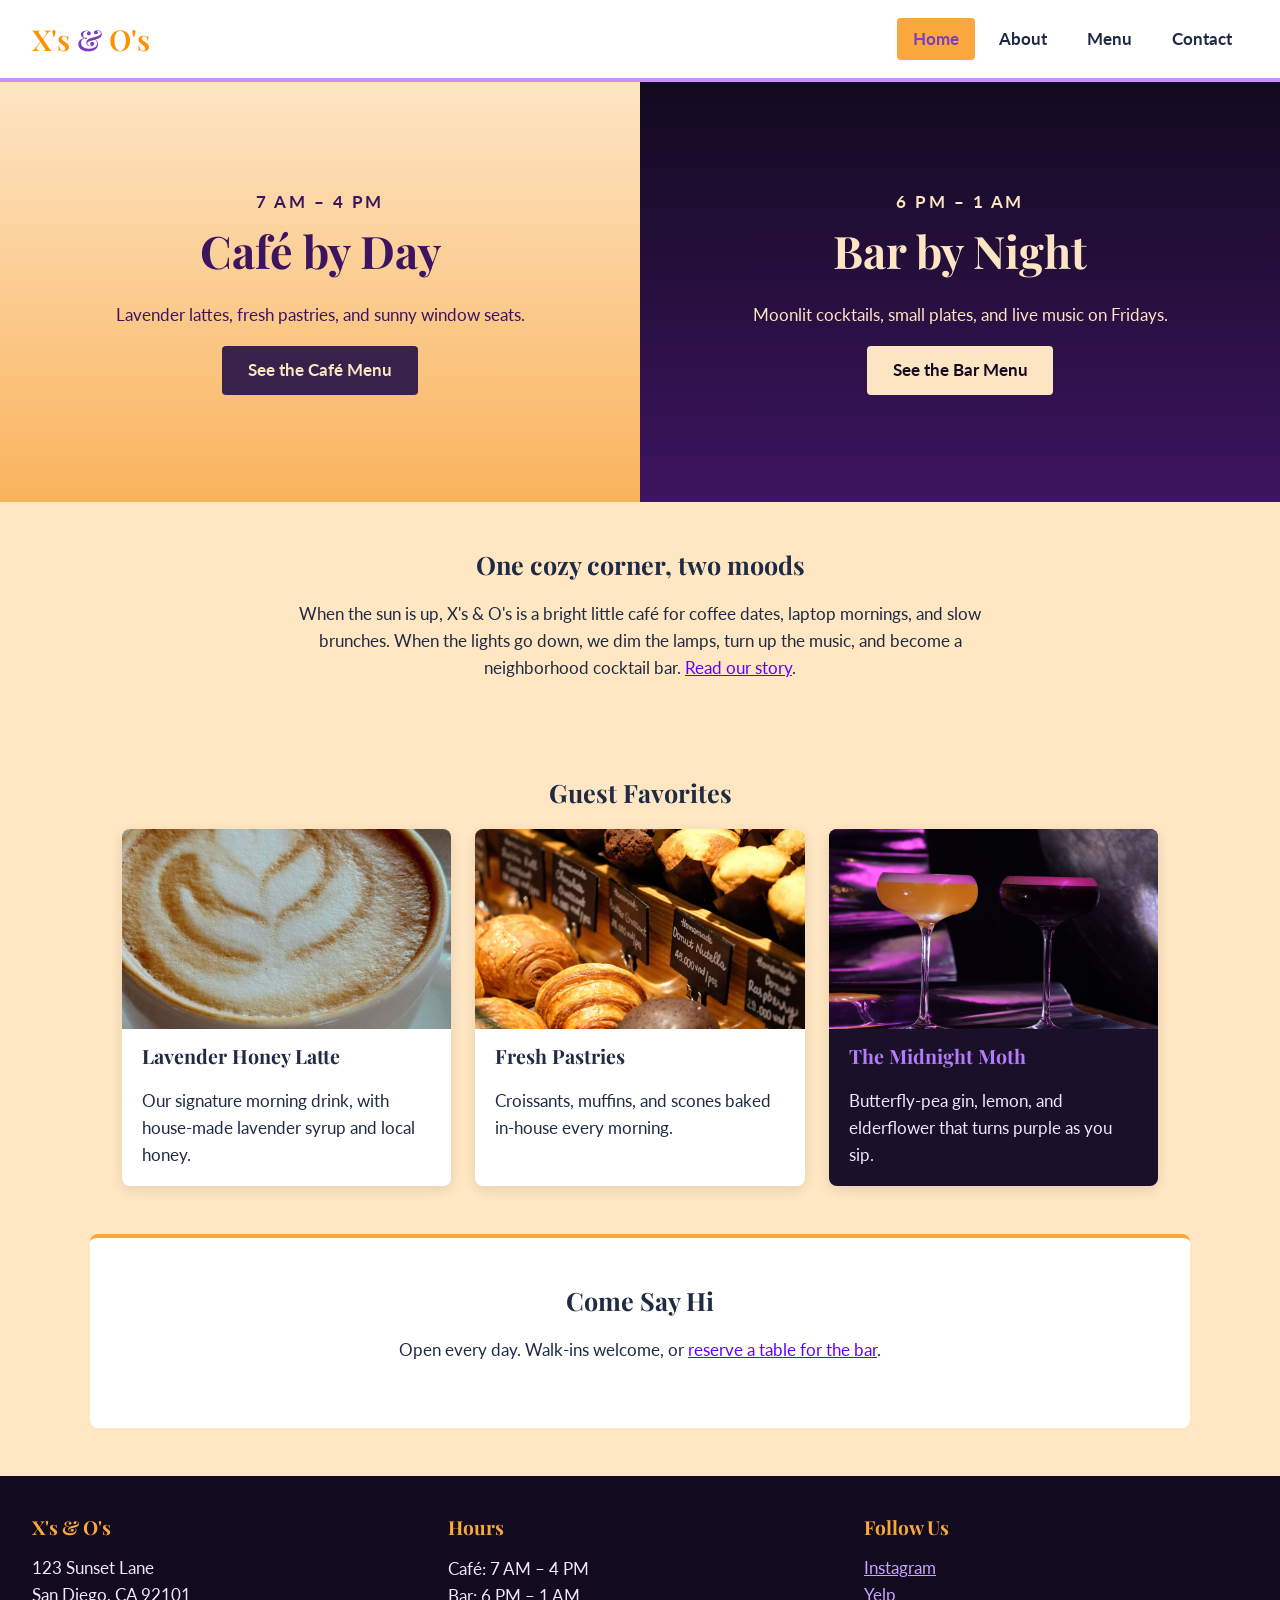
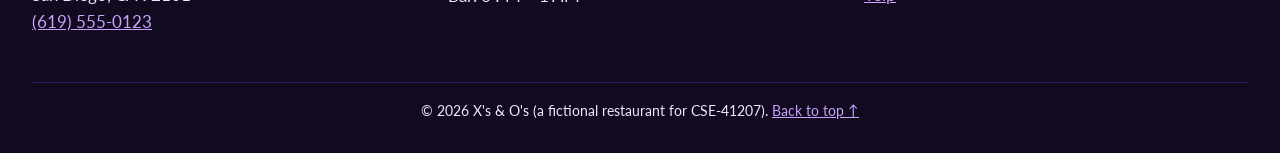
<file: index.html>
<!DOCTYPE html>
<html lang="en">
<head>
    <meta charset="UTF-8">
    <meta name="viewport" content="width=device-width, initial-scale=1.0">
    <title>X's &amp; O's | Café by Day! Bar by Night!</title>
    <link rel="preconnect" href="https://fonts.googleapis.com">
    <link href="https://fonts.googleapis.com/css2?family=Playfair+Display:wght@500;700&family=Lato:wght@400;700&display=swap" rel="stylesheet">
    <link rel="stylesheet" href="styles.css">
</head>
<body id="top">
        <header class="site-header">
        <a class="logo" href="index.html">X's <span>&amp;</span> O's</a>
        <nav aria-label="Main navigation">
            <ul class="nav-list">
                <li><a href="index.html" aria-current="page">Home</a></li>
                <li><a href="about.html">About</a></li>
                <li><a href="menu.html">Menu</a></li>
                <li><a href="contact.html">Contact</a></li>
            </ul>
        </nav>
    </header>
        <main id="main-content">

        <section class="hero" aria-label="Café by day, bar by night">
            <div class="hero-half day">
                <p class="hero-time">7 AM &ndash; 4 PM</p>
                <h1>Café by Day</h1>
                <p>Lavender lattes, fresh pastries, and sunny window seats.</p>
                <a class="button" href="menu.html#day-menu">See the Café Menu</a>
            </div>
            <div class="hero-half night">
                <p class="hero-time">6 PM &ndash; 1 AM</p>
                <h2>Bar by Night</h2>
                <p>Moonlit cocktails, small plates, and live music on Fridays.</p>
                <a class="button" href="menu.html#night-menu">See the Bar Menu</a>
            </div>
        </section>
        
        <section class="intro">
            <h2>One cozy corner, two moods</h2>
            <p>
                When the sun is up, X's &amp; O's is a bright little café for
                coffee dates, laptop mornings, and slow brunches. When the lights go
                down, we dim the lamps, turn up the music, and become a neighborhood
                cocktail bar. <a href="about.html">Read our story</a>.
            </p>
        </section>
        
        <section class="highlights">
            <h2>Guest Favorites</h2>
            <div class="card-row">
                <article class="card">
                    <img src="latte.jpg" alt="A lavender latte with foam art in a blue mug">
                    <h3>Lavender Honey Latte</h3>
                    <p>Our signature morning drink, with house-made lavender syrup and local honey.</p>
                </article>
                <article class="card">
                    <img src="pastries.jpg" alt="A tray of croissants and blueberry muffins">
                    <h3>Fresh Pastries</h3>
                    <p>Croissants, muffins, and scones baked in-house every morning.</p>
                </article>
                <article class="card card-night">
                    <img src="cocktail.jpg" alt="A purple cocktail in a coupe glass with a flower garnish">
                    <h3>The Midnight Moth</h3>
                    <p>Butterfly-pea gin, lemon, and elderflower that turns purple as you sip.</p>
                </article>
            </div>
        </section>
        
        <section class="visit">
            <h2>Come Say Hi</h2>
            <p>Open every day. Walk-ins welcome, or <a href="contact.html">reserve a table for the bar</a>.</p>
        </section>

    </main>
    
    <footer class="site-footer">
        <div class="footer-col">
            <h2>X's &amp; O's</h2>
            <address>
                123 Sunset Lane<br>
                San Diego, CA 92101<br>
                <a href="tel:+16195550123">(619) 555-0123</a>
            </address>
        </div>
        <div class="footer-col">
            <h2>Hours</h2>
            <p>Café: 7 AM &ndash; 4 PM<br>Bar: 6 PM &ndash; 1 AM</p>
        </div>
        <div class="footer-col">
            <h2>Follow Us</h2>
            <ul class="footer-links">
                <li><a href="https://www.instagram.com" target="_blank" rel="noopener">Instagram</a></li>
                <li><a href="https://www.yelp.com" target="_blank" rel="noopener">Yelp</a></li>
            </ul>
        </div>
        <p class="footer-bottom">
            &copy; 2026 X's &amp; O's (a fictional restaurant for CSE-41207).
            <a href="#top">Back to top &uarr;</a>
        </p>
    </footer>

    

</body>
</html>
</file>
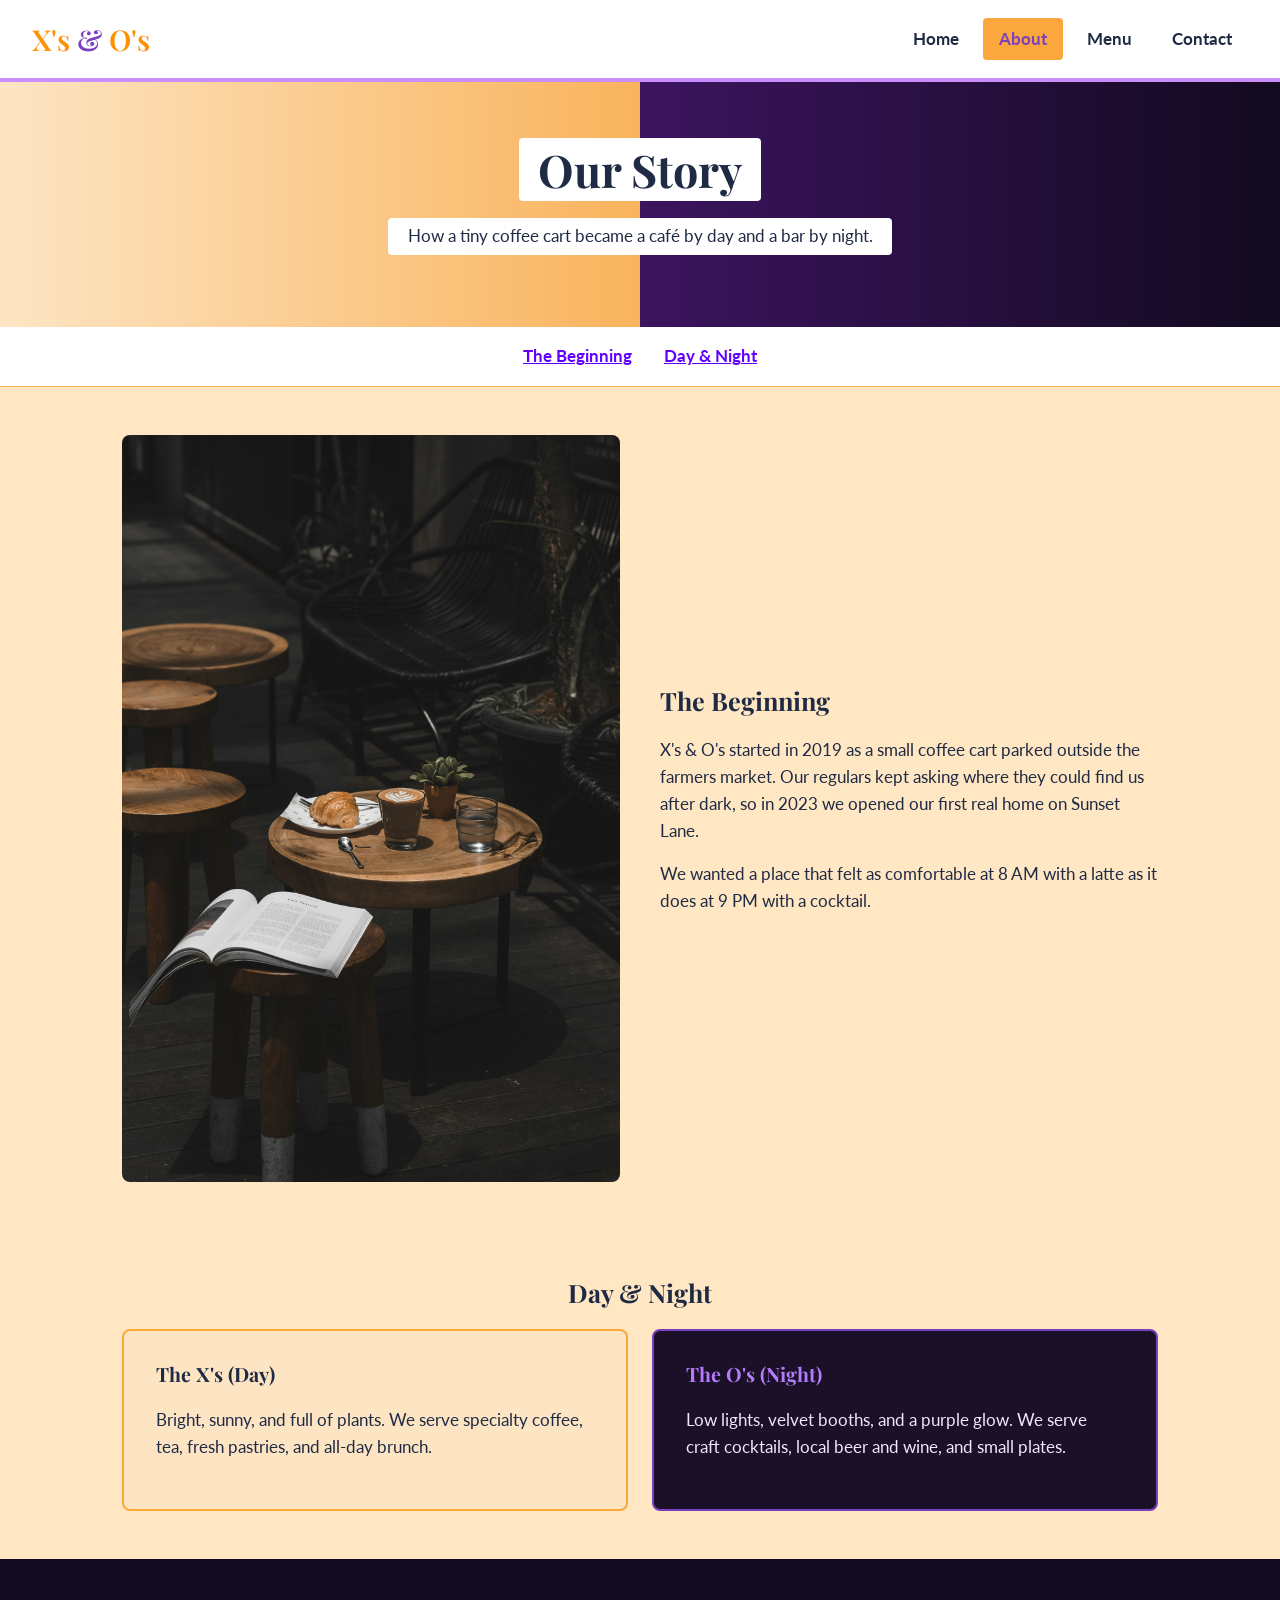
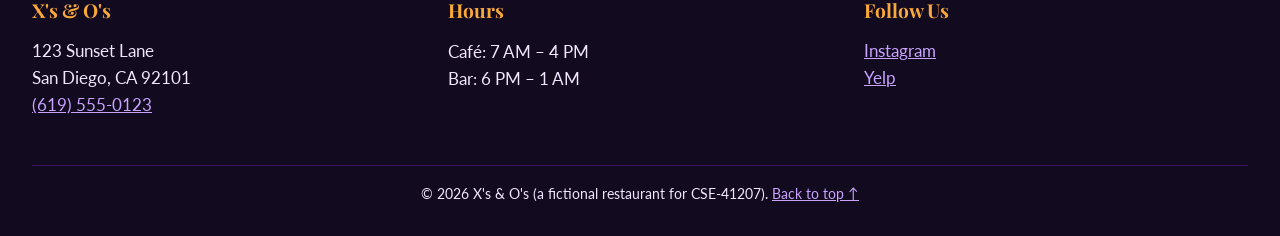
<file: about.html>
<!DOCTYPE html>
<html lang="en">
<head>
    <meta charset="UTF-8">
    <meta name="viewport" content="width=device-width, initial-scale=1.0">
    <title>About | X's &amp; O's</title>
    <link rel="preconnect" href="https://fonts.googleapis.com">
    <link href="https://fonts.googleapis.com/css2?family=Playfair+Display:wght@500;700&family=Lato:wght@400;700&display=swap" rel="stylesheet">
    <link rel="stylesheet" href="styles.css">
</head>
<body id="top">
        <header class="site-header">
        <a class="logo" href="index.html">X's <span>&amp;</span> O's</a>
        <nav aria-label="Main navigation">
            <ul class="nav-list">
                <li><a href="index.html">Home</a></li>
                <li><a href="about.html" aria-current="page">About</a></li>
                <li><a href="menu.html">Menu</a></li>
                <li><a href="contact.html">Contact</a></li>
            </ul>
        </nav>
    </header>
    <main id="main-content">
        <section class="page-banner">
            <h1>Our Story</h1>
            <p>How a tiny coffee cart became a café by day and a bar by night.</p>
        </section>

        <nav class="page-links" aria-label="On this page">
            <ul>
                <li><a href="#beginning">The Beginning</a></li>
                <li><a href="#day-and-night">Day &amp; Night</a></li>
            </ul>
        </nav>
        
        <section id="beginning" class="split">
            <img src="vibe.jpg" alt="The inside of the café with warm lighting, plants, and wooden tables">
            <div>
                <h2>The Beginning</h2>
                <p>
                    X's &amp; O's started in 2019 as a small coffee cart parked
                    outside the farmers market. Our regulars kept asking where they could
                    find us after dark, so in 2023 we opened our first real home on
                    Sunset Lane.
                </p>
                <p>
                    We wanted a place that felt as comfortable at 8 AM with a latte as it
                    does at 9 PM with a cocktail.
                </p>
            </div>
        </section>

        <section id="day-and-night" class="mood-compare">
            <h2>Day &amp; Night</h2>
            <div class="mood-row">
                <article class="mood day">
                    <h3>The X's (Day)</h3>
                    <p>Bright, sunny, and full of plants. We serve specialty coffee, tea, fresh pastries, and all-day brunch.</p>
                </article>
                <article class="mood night">
                    <h3>The O's (Night)</h3>
                    <p>Low lights, velvet booths, and a purple glow. We serve craft cocktails, local beer and wine, and small plates.</p>
                </article>
            </div>
        </section>

    </main>
    
    <footer class="site-footer">
        <div class="footer-col">
            <h2>X's &amp; O's</h2>
            <address>
                123 Sunset Lane<br>
                San Diego, CA 92101<br>
                <a href="tel:+16195550123">(619) 555-0123</a>
            </address>
        </div>
        <div class="footer-col">
            <h2>Hours</h2>
            <p>Café: 7 AM &ndash; 4 PM<br>Bar: 6 PM &ndash; 1 AM</p>
        </div>
        <div class="footer-col">
            <h2>Follow Us</h2>
            <ul class="footer-links">
                <li><a href="https://www.instagram.com" target="_blank" rel="noopener">Instagram</a></li>
                <li><a href="https://www.yelp.com" target="_blank" rel="noopener">Yelp</a></li>
            </ul>
        </div>
        <p class="footer-bottom">
            &copy; 2026 X's &amp; O's (a fictional restaurant for CSE-41207).
            <a href="#top">Back to top &uarr;</a>
        </p>
    </footer>

    

</body>
</html>
</file>
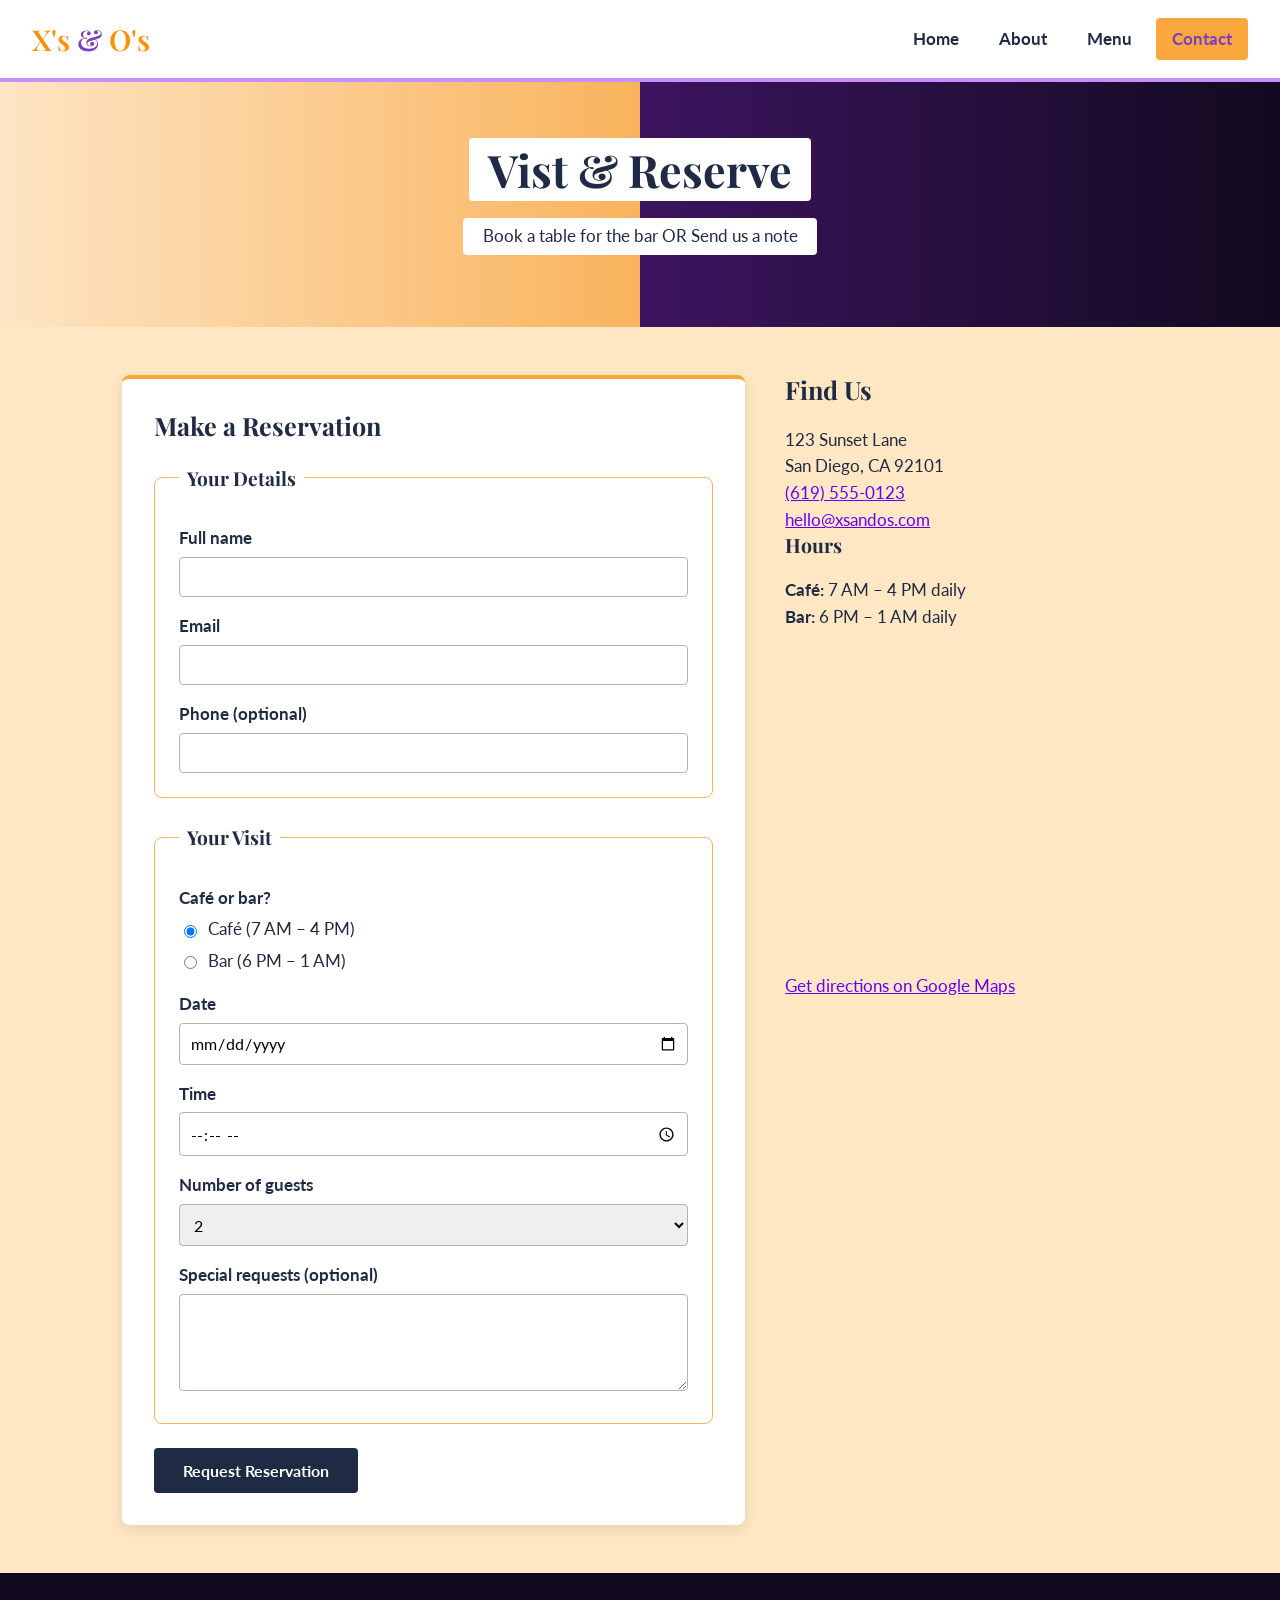
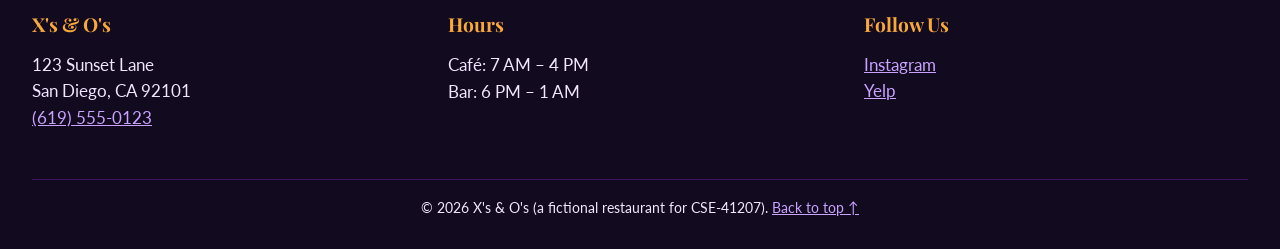
<file: contact.html>
<!DOCTYPE html>
<html lang="en">
<head>
    <meta charset="UTF-8">
    <meta name="viewport" content="width=device-width, initial-scale=1.0">
    <title>Contact | X's &amp; O's</title>
    <link rel="preconnect" href="https://fonts.googleapis.com">
    <link href="https://fonts.googleapis.com/css2?family=Playfair+Display:wght@500;700&family=Lato:wght@400;700&display=swap" rel="stylesheet">
    <link rel="stylesheet" href="styles.css">
</head>
<body id="top">
        <header class="site-header">
        <a class="logo" href="index.html">X's <span>&amp;</span> O's</a>
        <nav aria-label="Main navigation">
            <ul class="nav-list">
                <li><a href="index.html">Home</a></li>
                <li><a href="about.html">About</a></li>
                <li><a href="menu.html">Menu</a></li>
                <li><a href="contact.html" aria-current="page">Contact</a></li>
            </ul>
        </nav>
    </header>
    <main id="main-content">
        <section class="page-banner">
            <h1>Vist &amp; Reserve</h1>
            <p>Book a table for the bar
                OR
                Send us a note
            </p>
        </section>

        <section class="contact-layout">

            <div class="form-box">
                <h2>Make a Reservation</h2>
                <form action="#" method="post">

                    <fieldset>
                        <legend>Your Details</legend>

                        <label for="name">Full name</label>
                        <input type="text" id="name" name="name" autocomplete="name" required>

                        <label for="email">Email</label>
                        <input type="email" id="email" name="email" autocomplete="email" required>

                        <label for="phone">Phone (optional)</label>
                        <input type="tel" id="phone" name="phone" autocomplete="tel">
                    </fieldset>

                    <fieldset>
                        <legend>Your Visit</legend>

                        <p class="radio-question">Café or bar?</p>
                        <div class="radio-group">
                            <input type="radio" id="visit-cafe" name="visit" value="cafe" checked>
                            <label for="visit-cafe">Café (7 AM &ndash; 4 PM)</label>
                        </div>
                        <div class="radio-group">
                            <input type="radio" id="visit-bar" name="visit" value="bar">
                            <label for="visit-bar">Bar (6 PM &ndash; 1 AM)</label>
                        </div>

                        <label for="date">Date</label>
                        <input type="date" id="date" name="date" required>

                        <label for="time">Time</label>
                        <input type="time" id="time" name="time" required>

                        <label for="guests">Number of guests</label>
                        <select id="guests" name="guests">
                            <option value="1">1</option>
                            <option value="2" selected>2</option>
                            <option value="3">3</option>
                            <option value="4">4</option>
                            <option value="5">5</option>
                            <option value="6">6+</option>
                        </select>

                        <label for="notes">Special requests (optional)</label>
                        <textarea id="notes" name="notes" rows="4"></textarea>
                    </fieldset>

                    <button type="submit">Request Reservation</button>

                </form>
            </div>
            
            <div class="info-box">
                <h2>Find Us</h2>
                <address>
                    123 Sunset Lane<br>
                    San Diego, CA 92101<br>
                    <a href="tel:+16195550123">(619) 555-0123</a><br>
                    <a href="mailto:hello@xsandos.com">hello@xsandos.com</a>
                </address>

                <h3>Hours</h3>
                <ul class="hours-list">
                    <li><strong>Café:</strong> 7 AM &ndash; 4 PM daily</li>
                    <li><strong>Bar:</strong> 6 PM &ndash; 1 AM daily</li>
                </ul>

                <div class="map">
                    <iframe
                        src="https://maps.google.com/maps?q=Gaslamp%20Quarter%2C%20San%20Diego%2C%20CA&output=embed"
                        title="Map showing X's &amp; O's location in San Diego"
                        loading="lazy">
                    </iframe>
                </div>
                <p>
                    <a href="https://www.google.com/maps/search/?api=1&amp;query=Gaslamp+Quarter+San+Diego" target="_blank" rel="noopener">Get directions on Google Maps</a>
                </p>
            </div>

        </section>

       

    </main>
    
    <footer class="site-footer">
        <div class="footer-col">
            <h2>X's &amp; O's</h2>
            <address>
                123 Sunset Lane<br>
                San Diego, CA 92101<br>
                <a href="tel:+16195550123">(619) 555-0123</a>
            </address>
        </div>
        <div class="footer-col">
            <h2>Hours</h2>
            <p>Café: 7 AM &ndash; 4 PM<br>Bar: 6 PM &ndash; 1 AM</p>
        </div>
        <div class="footer-col">
            <h2>Follow Us</h2>
            <ul class="footer-links">
                <li><a href="https://www.instagram.com" target="_blank" rel="noopener">Instagram</a></li>
                <li><a href="https://www.yelp.com" target="_blank" rel="noopener">Yelp</a></li>
            </ul>
        </div>
        <p class="footer-bottom">
            &copy; 2026 X's &amp; O's (a fictional restaurant for CSE-41207).
            <a href="#top">Back to top &uarr;</a>
        </p>
    </footer>

    

</body>
</html>
</file>
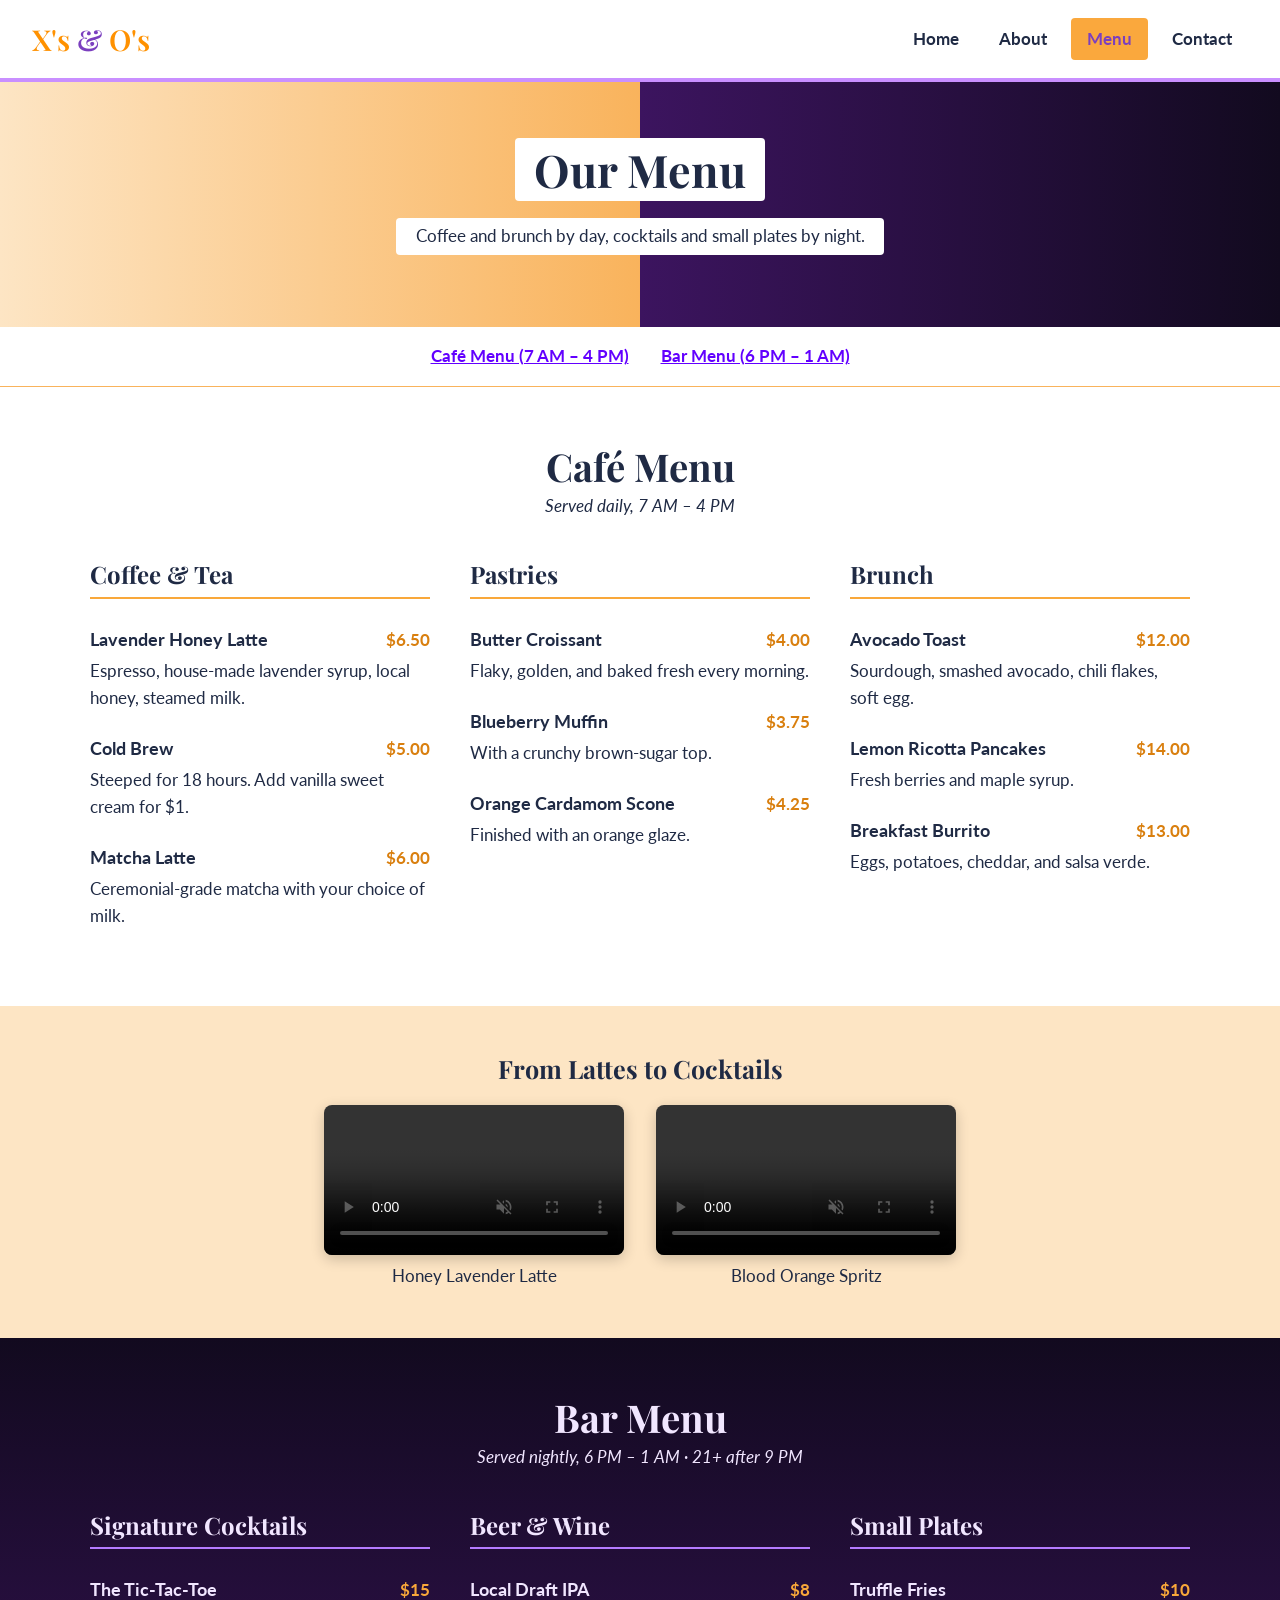
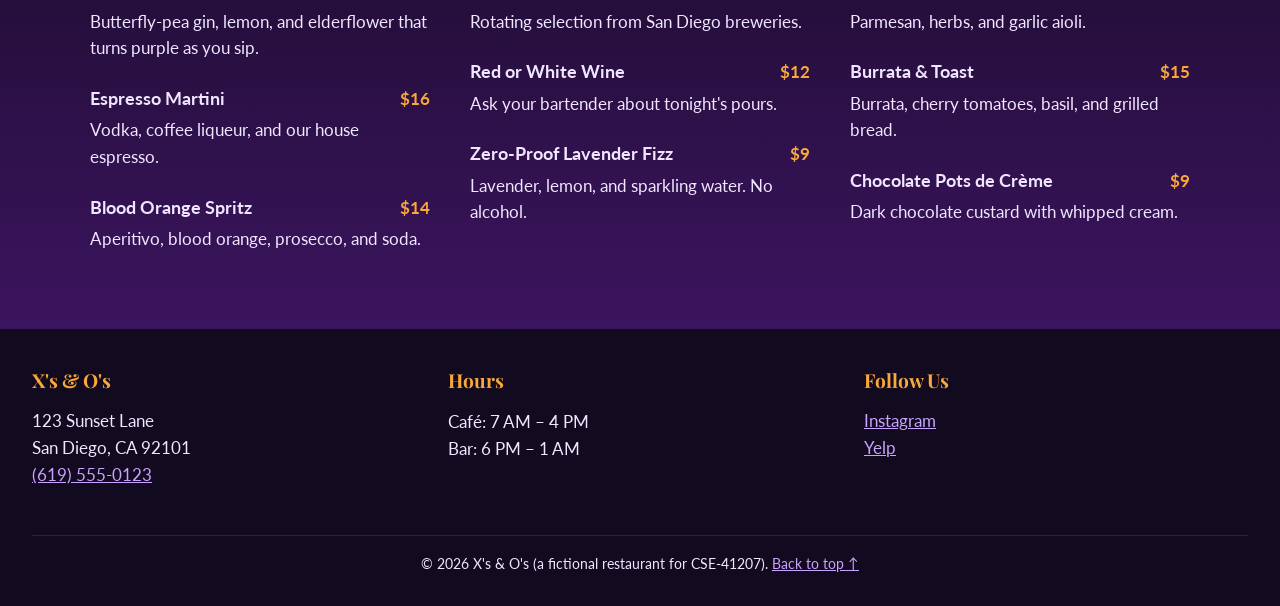
<file: menu.html>
<!DOCTYPE html>
<html lang="en">
<head>
    <meta charset="UTF-8">
    <meta name="viewport" content="width=device-width, initial-scale=1.0">
    <title>Menu | X's &amp; O's</title>
    <link rel="preconnect" href="https://fonts.googleapis.com">
    <link href="https://fonts.googleapis.com/css2?family=Playfair+Display:wght@500;700&family=Lato:wght@400;700&display=swap" rel="stylesheet">
    <link rel="stylesheet" href="styles.css">
</head>
<body id="top">
        <header class="site-header">
        <a class="logo" href="index.html">X's <span>&amp;</span> O's</a>
        <nav aria-label="Main navigation">
            <ul class="nav-list">
                <li><a href="index.html">Home</a></li>
                <li><a href="about.html">About</a></li>
                <li><a href="menu.html" aria-current="page">Menu</a></li>
                <li><a href="contact.html">Contact</a></li>
            </ul>
        </nav>
    </header>
    <main id="main-content">
        <section class="page-banner">
            <h1>Our Menu</h1>
            <p>Coffee and brunch by day, cocktails and small plates by night.</p>
        </section>

        <nav class="page-links" aria-label="On this page">
            <ul>
                <li><a href="#day-menu">Café Menu (7 AM &ndash; 4 PM)</a></li>
                <li><a href="#night-menu">Bar Menu (6 PM &ndash; 1 AM)</a></li>
            </ul>
        </nav>
        
        <section id="day-menu" class="menu-section day-menu">
            <h2>Café Menu</h2>
            <p class="menu-hours">Served daily, 7 AM &ndash; 4 PM</p>

            <div class="menu-grid">

                <div class="menu-category">
                    <h3>Coffee &amp; Tea</h3>
                    <ul class="menu-list">
                        <li>
                            <div class="item-top">
                                <h4>Lavender Honey Latte</h4>
                                <p class="price">$6.50</p>
                            </div>
                            <p>Espresso, house-made lavender syrup, local honey, steamed milk.</p>
                        </li>
                        <li>
                            <div class="item-top">
                                <h4>Cold Brew</h4>
                                <p class="price">$5.00</p>
                            </div>
                            <p>Steeped for 18 hours. Add vanilla sweet cream for $1.</p>
                        </li>
                        <li>
                            <div class="item-top">
                                <h4>Matcha Latte</h4>
                                <p class="price">$6.00</p>
                            </div>
                            <p>Ceremonial-grade matcha with your choice of milk.</p>
                        </li>
                    </ul>
                </div>

                <div class="menu-category">
                    <h3>Pastries</h3>
                    <ul class="menu-list">
                        <li>
                            <div class="item-top">
                                <h4>Butter Croissant</h4>
                                <p class="price">$4.00</p>
                            </div>
                            <p>Flaky, golden, and baked fresh every morning.</p>
                        </li>
                        <li>
                            <div class="item-top">
                                <h4>Blueberry Muffin</h4>
                                <p class="price">$3.75</p>
                            </div>
                            <p>With a crunchy brown-sugar top.</p>
                        </li>
                        <li>
                            <div class="item-top">
                                <h4>Orange Cardamom Scone</h4>
                                <p class="price">$4.25</p>
                            </div>
                            <p>Finished with an orange glaze.</p>
                        </li>
                    </ul>
                </div>

                <div class="menu-category">
                    <h3>Brunch</h3>
                    <ul class="menu-list">
                        <li>
                            <div class="item-top">
                                <h4>Avocado Toast</h4>
                                <p class="price">$12.00</p>
                            </div>
                            <p>Sourdough, smashed avocado, chili flakes, soft egg.</p>
                        </li>
                        <li>
                            <div class="item-top">
                                <h4>Lemon Ricotta Pancakes</h4>
                                <p class="price">$14.00</p>
                            </div>
                            <p>Fresh berries and maple syrup.</p>
                        </li>
                        <li>
                            <div class="item-top">
                                <h4>Breakfast Burrito</h4>
                                <p class="price">$13.00</p>
                            </div>
                            <p>Eggs, potatoes, cheddar, and salsa verde.</p>
                        </li>
                    </ul>
                </div>

            </div>
        </section>
        
        <section class="menu-video">
            <h2>From Lattes to Cocktails</h2>
            <div class="video-row">
                <figure>
                    <video controls muted loop playsinline>
                        <source src="latte.mp4" type="video/mp4">
                        Your browser does not support the video tag.
                    </video>
                    <figcaption>Honey Lavender Latte</figcaption>
                </figure>
                <figure>
                    <video controls muted loop playsinline>
                        <source src="pour.mp4" type="video/mp4">
                        Your browser does not support the video tag.
                    </video>
                    <figcaption>Blood Orange Spritz</figcaption>
                </figure>
            </div>
        </section>
        <section id="night-menu" class="menu-section night-menu">
            <h2>Bar Menu</h2>
            <p class="menu-hours">Served nightly, 6 PM &ndash; 1 AM &middot; 21+ after 9 PM</p>

            <div class="menu-grid">

                <div class="menu-category">
                    <h3>Signature Cocktails</h3>
                    <ul class="menu-list">
                        <li>
                            <div class="item-top">
                                <h4>The Tic-Tac-Toe</h4>
                                <p class="price">$15</p>
                            </div>
                            <p>Butterfly-pea gin, lemon, and elderflower that turns purple as you sip.</p>
                        </li>
                        <li>
                            <div class="item-top">
                                <h4>Espresso Martini</h4>
                                <p class="price">$16</p>
                            </div>
                            <p>Vodka, coffee liqueur, and our house espresso.</p>
                        </li>
                        <li>
                            <div class="item-top">
                                <h4>Blood Orange Spritz</h4>
                                <p class="price">$14</p>
                            </div>
                            <p>Aperitivo, blood orange, prosecco, and soda.</p>
                        </li>
                    </ul>
                </div>

                <div class="menu-category">
                    <h3>Beer &amp; Wine</h3>
                    <ul class="menu-list">
                        <li>
                            <div class="item-top">
                                <h4>Local Draft IPA</h4>
                                <p class="price">$8</p>
                            </div>
                            <p>Rotating selection from San Diego breweries.</p>
                        </li>
                        <li>
                            <div class="item-top">
                                <h4>Red or White Wine</h4>
                                <p class="price">$12</p>
                            </div>
                            <p>Ask your bartender about tonight's pours.</p>
                        </li>
                        <li>
                            <div class="item-top">
                                <h4>Zero-Proof Lavender Fizz</h4>
                                <p class="price">$9</p>
                            </div>
                            <p>Lavender, lemon, and sparkling water. No alcohol.</p>
                        </li>
                    </ul>
                </div>

                <div class="menu-category">
                    <h3>Small Plates</h3>
                    <ul class="menu-list">
                        <li>
                            <div class="item-top">
                                <h4>Truffle Fries</h4>
                                <p class="price">$10</p>
                            </div>
                            <p>Parmesan, herbs, and garlic aioli.</p>
                        </li>
                        <li>
                            <div class="item-top">
                                <h4>Burrata &amp; Toast</h4>
                                <p class="price">$15</p>
                            </div>
                            <p>Burrata, cherry tomatoes, basil, and grilled bread.</p>
                        </li>
                        <li>
                            <div class="item-top">
                                <h4>Chocolate Pots de Crème</h4>
                                <p class="price">$9</p>
                            </div>
                            <p>Dark chocolate custard with whipped cream.</p>
                        </li>
                    </ul>
                </div>

            </div>
        </section>

    </main>
    
    <footer class="site-footer">
        <div class="footer-col">
            <h2>X's &amp; O's</h2>
            <address>
                123 Sunset Lane<br>
                San Diego, CA 92101<br>
                <a href="tel:+16195550123">(619) 555-0123</a>
            </address>
        </div>
        <div class="footer-col">
            <h2>Hours</h2>
            <p>Café: 7 AM &ndash; 4 PM<br>Bar: 6 PM &ndash; 1 AM</p>
        </div>
        <div class="footer-col">
            <h2>Follow Us</h2>
            <ul class="footer-links">
                <li><a href="https://www.instagram.com" target="_blank" rel="noopener">Instagram</a></li>
                <li><a href="https://www.yelp.com" target="_blank" rel="noopener">Yelp</a></li>
            </ul>
        </div>
        <p class="footer-bottom">
            &copy; 2026 X's &amp; O's (a fictional restaurant for CSE-41207).
            <a href="#top">Back to top &uarr;</a>
        </p>
    </footer>

    

</body>
</html>
</file>
<file: styles.css>
/* ---------- Images ---------- */
/* =========================================================
   X's & O's - Main Stylesheet
   Day (café) colors: light blue, sunny yellow
   Night (bar) colors: black, deep purple, lilac
   ========================================================= */

/* ---------- Whole page ---------- */
* {
    box-sizing: border-box;
}

body {
    margin: 0;
    font-family: "Lato", Arial, sans-serif;
    font-size: 1.05rem;
    line-height: 1.6;
    color: #1f2a44;
    background-color: #ffe7c3;
}

h1, h2, h3 {
    font-family: "Playfair Display", Georgia, serif;
    line-height: 1.2;
    margin-top: 0;
}

a {
    color: #6200ff;
}

a:hover,
a:focus {
    color: #e2604f;
}

/* ---------- Header & navigation ---------- */
.site-header {
    display: flex;
    justify-content: space-between;
    align-items: center;
    flex-wrap: wrap;
    gap: 1rem;
    padding: 1rem 2rem;
    background-color: #ffffff;
    border-bottom: 4px solid #c98fff;
}

.logo {
    font-family: "Playfair Display", Georgia, serif;
    font-size: 1.8rem;
    font-weight: 600;
    color: #ff9100;
    text-decoration: none;
}

.logo span {
    color: #7b3fbf;
}

.nav-list {
    display: flex;
    gap: 0.5rem;
    list-style: none;
    margin: 0;
    padding: 0;
}

.nav-list a {
    display: block;
    padding: 0.5rem 1rem;
    border-radius: 4px;
    color: #1f2a44;
    font-weight: 700;
    text-decoration: none;
}

.nav-list a:hover,
.nav-list a:focus {
    background-color: #d8efff;
    color: #1f2a44;
}

/* Highlights the page you are currently on */
.nav-list a[aria-current="page"] {
    background-color: #faa83d;
    color: #7b3fbf;
}
img {
    max-width: 100%;
    display: block;
}

/* ---------- Content sections ---------- */
.intro,
.highlights,
.visit {
    max-width: 1100px;
    margin: 0 auto;
    padding: 3rem 2rem;
    text-align: center;
}

.intro p {
    max-width: 700px;
    margin: 0 auto;
}

/* ---------- Home: Guest Favorites cards ---------- */
.card-row {
    display: flex;
    gap: 1.5rem;
    text-align: left;
}

.card {
    flex: 1;
    background-color: #ffffff;
    border-radius: 8px;
    overflow: hidden;
    box-shadow: 0 4px 14px rgba(0, 0, 0, 0.1);
}

.card img {
    width: 100%;
    height: 200px;
    object-fit: cover;
}

.card h3,
.card p {
    padding: 0 1.25rem;
}

.card h3 {
    margin-top: 1rem;
}

/* The night drink gets the bar colors */
.card-night {
    background-color: #1a1027;
    color: #f1e6ff;
}

.card-night h3 {
    color: #b57bff;
}

/* ---------- Home: Come Say Hi box ---------- */
.visit {
    background-color: #ffffff;
    border-top: 4px solid #f9a83a;
    border-radius: 8px;
    margin-bottom: 3rem;
}
/* ---------- Home: day / night hero ---------- */
.hero {
    display: flex;
    min-height: 420px;
}

.hero-half {
    flex: 1;
    padding: 4rem 2rem;
    display: flex;
    flex-direction: column;
    justify-content: center;
    align-items: center;
    text-align: center;
}

.hero-half h1,
.hero-half h2 {
    font-size: 2.8rem;
    margin-bottom: 0.5rem;
}

.hero-time {
    font-weight: 700;
    letter-spacing: 0.15em;
    margin: 0 0 0.5rem;
}

/* Day side: warm peach to orange */
.hero-half.day {
    background: linear-gradient(#fde5c4, #f9b35c);
    color: #3c145f;
}

/* Night side: black to deep purple */
.hero-half.night {
    background: linear-gradient(#120a1f, #3c145f);
    color: #fde5c4;
}

/* ---------- Buttons ---------- */
.button {
    display: inline-block;
    padding: 0.7rem 1.6rem;
    border-radius: 4px;
    font-weight: 700;
    text-decoration: none;
}

.hero-half.day .button {
    background-color: #36224a;
    color: #fde5c4;
}

.hero-half.night .button {
    background-color: #fde5c4;
    color: #120a1f;
}

.hero-half.day .button:hover,
.hero-half.night .button:hover {
    background-color: #f9a83a;
    color: #120a1f;
}
/* ---------- Footer (night colors) ---------- */
.site-footer {
    display: flex;
    flex-wrap: wrap;
    gap: 2rem;
    padding: 2.5rem 2rem 1rem;
    background-color: #120a1f;
    color: #f1e6ff;
}

.footer-col {
    flex: 1;
    min-width: 200px;
}

.site-footer h2 {
    font-size: 1.2rem;
    color: #f9a83a;
}

.site-footer a {
    color: #c9a3ff;
}

.site-footer a:hover,
.site-footer a:focus {
    color: #f9a83a;
}

address {
    font-style: normal;
}

.footer-links {
    list-style: none;
    padding: 0;
    margin: 0;
}

.footer-bottom {
    width: 100%;
    border-top: 1px solid #3c145f;
    padding-top: 1rem;
    font-size: 0.9rem;
    text-align: center;
}

/* ---------- About: banner ---------- */
.page-banner {
    padding: 3.5rem 2rem;
    text-align: center;
    background: linear-gradient(90deg, #fde5c4, #f9b35c 50%, #3c145f 50%, #120a1f);
}

/* Text sits in a white box so it is readable on both colors */
.page-banner h1,
.page-banner p {
    width: fit-content;
    margin-left: auto;
    margin-right: auto;
    background-color: #ffffff;
    padding: 0.3rem 1.2rem;
    border-radius: 4px;
}

.page-banner h1 {
    font-size: 2.8rem;
    margin-bottom: 0.75rem;
}

/* ---------- About: "On this page" links ---------- */
.page-links ul {
    display: flex;
    justify-content: center;
    flex-wrap: wrap;
    gap: 2rem;
    list-style: none;
    margin: 0;
    padding: 1rem;
    background-color: #ffffff;
    border-bottom: 1px solid #f9b35c;
}

.page-links a {
    font-weight: 700;
}

/* ---------- About: image + text side by side ---------- */
.split {
    max-width: 1100px;
    margin: 0 auto;
    padding: 3rem 2rem;
    display: flex;
    gap: 2.5rem;
    align-items: center;
}

.split img,
.split div {
    flex: 1;
    min-width: 0;
}

.split img {
    border-radius: 8px;
}

/* ---------- About: day vs night boxes ---------- */
.mood-compare {
    max-width: 1100px;
    margin: 0 auto;
    padding: 3rem 2rem;
    text-align: center;
}

.mood-row {
    display: flex;
    gap: 1.5rem;
    text-align: left;
}

.mood {
    flex: 1;
    padding: 2rem;
    border-radius: 8px;
}

.mood.day {
    background-color: #fde5c4;
    border: 2px solid #f9a83a;
}

.mood.night {
    background-color: #1a1027;
    color: #f1e6ff;
    border: 2px solid #7b3fbf;
}

.mood.night h3 {
    color: #b57bff;
}

/* ---------- Menu page: shared menu styles ---------- */
.menu-section {
    padding: 3.5rem 2rem;
    text-align: center;
}

.menu-section h2 {
    font-size: 2.4rem;
    margin-bottom: 0.25rem;
}

.menu-hours {
    font-style: italic;
    margin-top: 0;
    margin-bottom: 2.5rem;
}

.menu-grid {
    max-width: 1100px;
    margin: 0 auto;
    display: flex;
    gap: 2.5rem;
    text-align: left;
}

.menu-category {
    flex: 1;
}

.menu-category h3 {
    font-size: 1.5rem;
    padding-bottom: 0.5rem;
    border-bottom: 2px solid #f9a83a;
}

.menu-list {
    list-style: none;
    margin: 0;
    padding: 0;
}

.menu-list li {
    margin-bottom: 1.25rem;
}

/* Item name on the left, price on the right */
.item-top {
    display: flex;
    justify-content: space-between;
    align-items: baseline;
    gap: 1rem;
}

.item-top h4 {
    font-size: 1.1rem;
    margin: 0;
}

.price {
    font-weight: 700;
    margin: 0;
}

.menu-list li p {
    margin: 0.25rem 0 0;
}

/* ---------- Menu page: café (day) colors ---------- */
.day-menu {
    background-color: #ffffff;
}

.day-menu .price {
    color: #d97f0e;
}

/* ---------- Menu page: bar (night) colors ---------- */
.night-menu {
    background: linear-gradient(#120a1f, #3c145f);
    color: #f1e6ff;
}

.night-menu h3 {
    border-bottom-color: #b57bff;
}

.night-menu .price {
    color: #f9a83a;
}

/* ---------- Menu page: video ---------- */
.menu-video {
    padding: 3rem 2rem;
    text-align: center;
    background-color: #fde5c4;
}

.video-row {
    display: flex;
    justify-content: center;
    gap: 2rem;
}

.video-row figure {
    margin: 0;
}

.video-row video {
    max-width: 100%;
    max-height: 500px;
    border-radius: 8px;
    box-shadow: 0 4px 14px rgba(0, 0, 0, 0.2);
}

/* ---------- Contact page: two-column layout ---------- */
.contact-layout {
    max-width: 1100px;
    margin: 0 auto;
    padding: 3rem 2rem;
    display: flex;
    gap: 2.5rem;
    align-items: flex-start;
}

.form-box {
    flex: 3;
    background-color: #ffffff;
    padding: 2rem;
    border-radius: 8px;
    border-top: 4px solid #f9a83a;
    box-shadow: 0 4px 14px rgba(0, 0, 0, 0.1);
}

.info-box {
    flex: 2;
}

/* ---------- Contact page: form ---------- */
fieldset {
    border: 1px solid #f9b35c;
    border-radius: 8px;
    padding: 1rem 1.5rem 1.5rem;
    margin: 0 0 1.5rem;
}

legend {
    font-family: "Playfair Display", Georgia, serif;
    font-size: 1.2rem;
    font-weight: 700;
    padding: 0 0.5rem;
}

label,
.radio-question {
    display: block;
    font-weight: 700;
    margin: 1rem 0 0.3rem;
}

input,
select,
textarea {
    width: 100%;
    padding: 0.6rem;
    font-family: inherit;
    font-size: 1rem;
    border: 1px solid #b9b2a8;
    border-radius: 4px;
}

/* Clear outline when a field is selected */
input:focus,
select:focus,
textarea:focus {
    outline: 3px solid #f9a83a;
    border-color: #f9a83a;
}

/* Radio buttons sit next to their labels */
.radio-group {
    display: flex;
    align-items: center;
    gap: 0.5rem;
    margin: 0.3rem 0;
}

.radio-group input {
    width: auto;
}

.radio-group label {
    display: inline;
    font-weight: 400;
    margin: 0;
}

button {
    padding: 0.8rem 1.8rem;
    font-family: inherit;
    font-size: 1rem;
    font-weight: 700;
    color: #ffffff;
    background-color: #1f2a44;
    border: none;
    border-radius: 4px;
    cursor: pointer;
}

button:hover,
button:focus {
    background-color: #f9a83a;
    color: #120a1f;
}

/* ---------- Contact page: info + map ---------- */
.hours-list {
    list-style: none;
    padding: 0;
}

.map iframe {
    width: 100%;
    height: 300px;
    border: 0;
    border-radius: 8px;
}

/* =========================================================
   Responsive: phones and small tablets
   ========================================================= */
@media (max-width: 768px) {

    /* Center the logo and let the nav buttons wrap */
    .site-header {
        justify-content: center;
        text-align: center;
    }

    .nav-list {
        flex-wrap: wrap;
        justify-content: center;
    }

    /* Stack every side-by-side section */
    .hero,
    .card-row,
    .split,
    .mood-row,
    .menu-grid,
    .video-row,
    .contact-layout {
        flex-direction: column;
    }

    /* Smaller headings so they fit */
    .hero-half h1,
    .hero-half h2,
    .page-banner h1 {
        font-size: 2rem;
    }

    /* Less padding on small screens */
    .form-box {
        padding: 1.25rem;
    }
}
</file>
